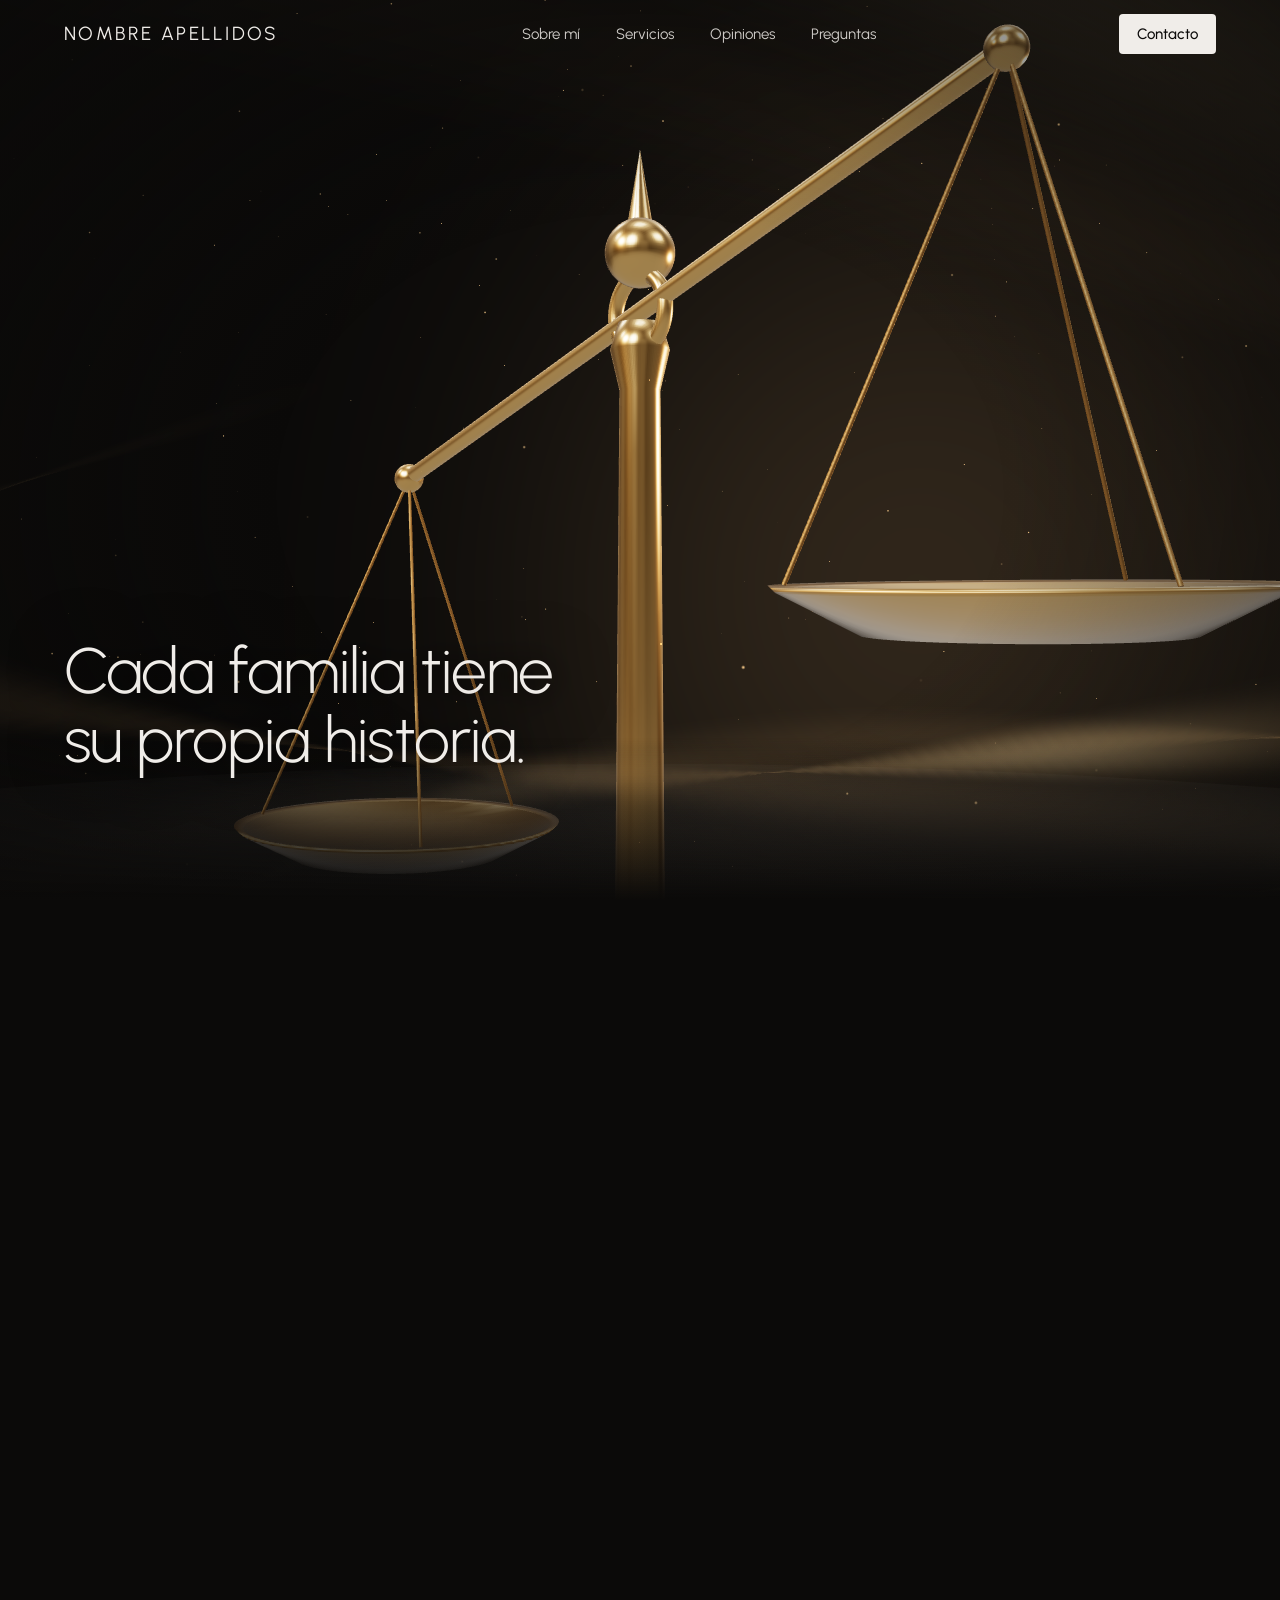
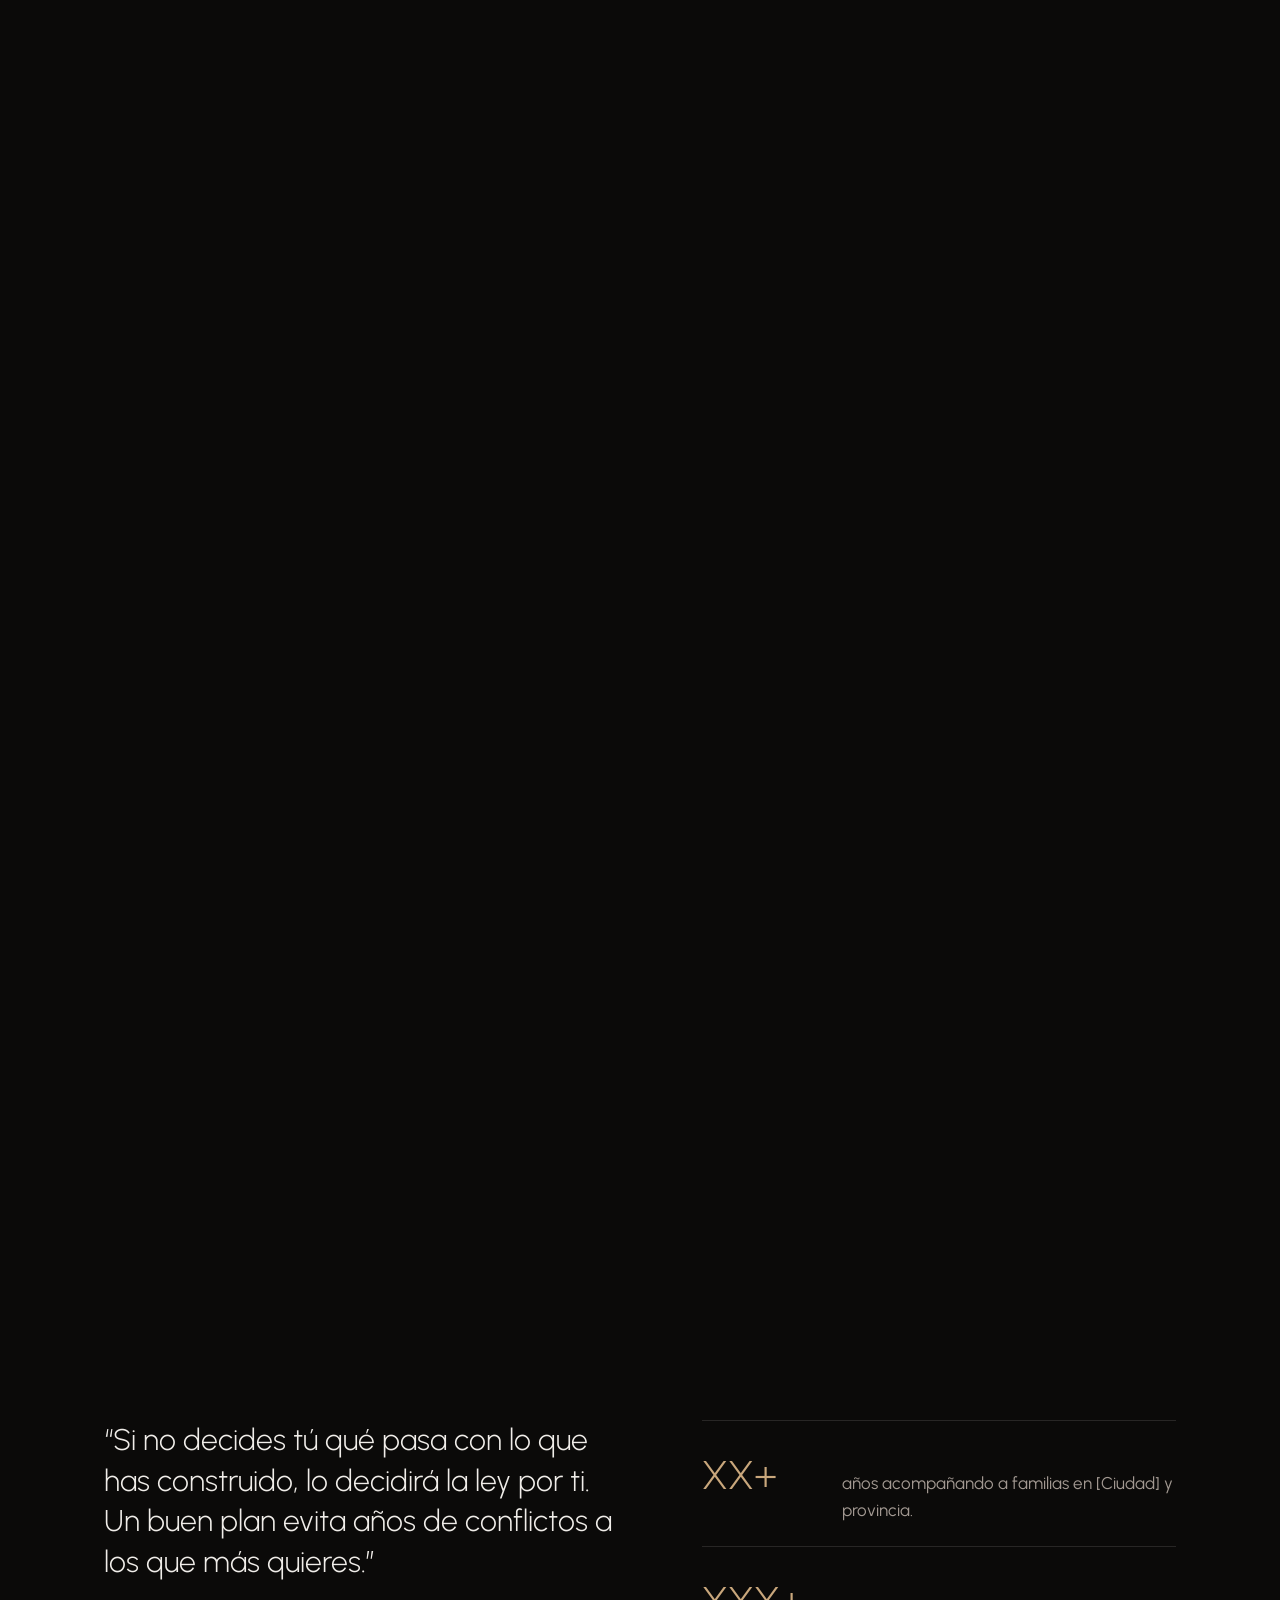
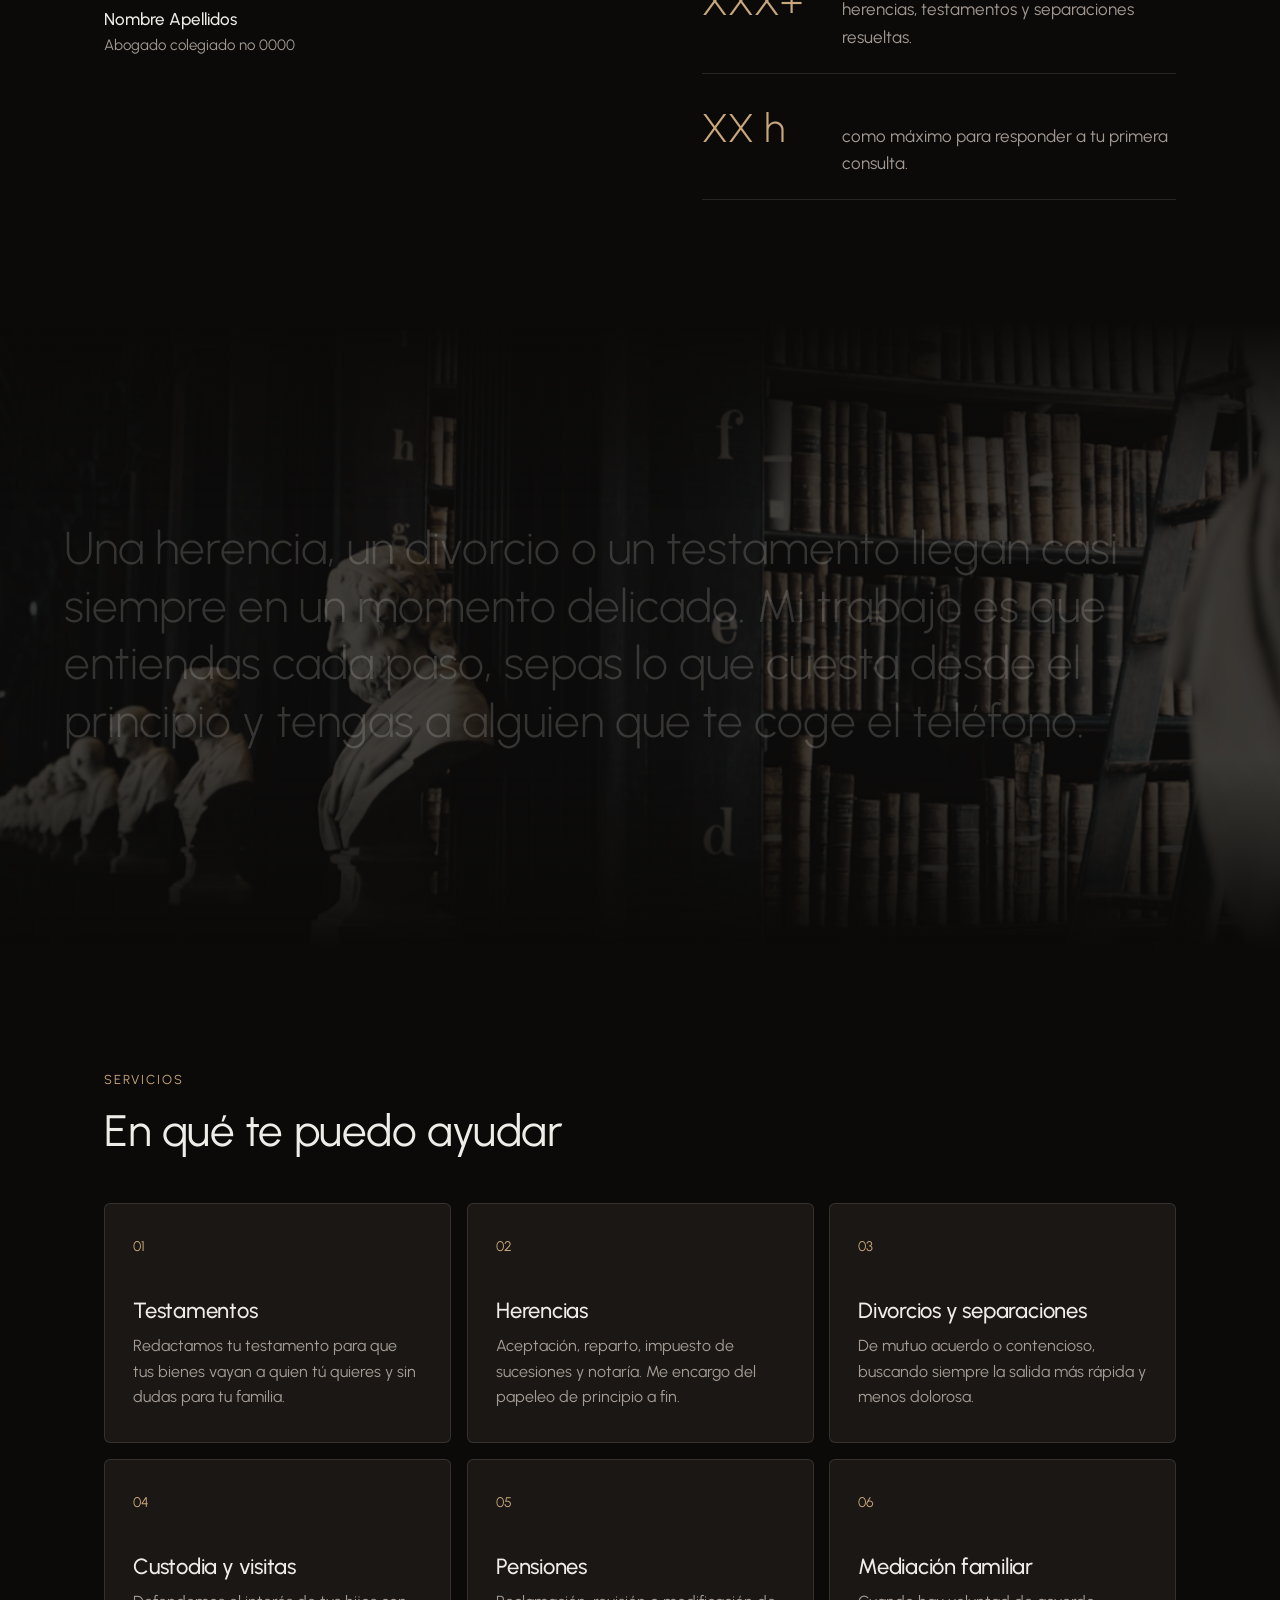
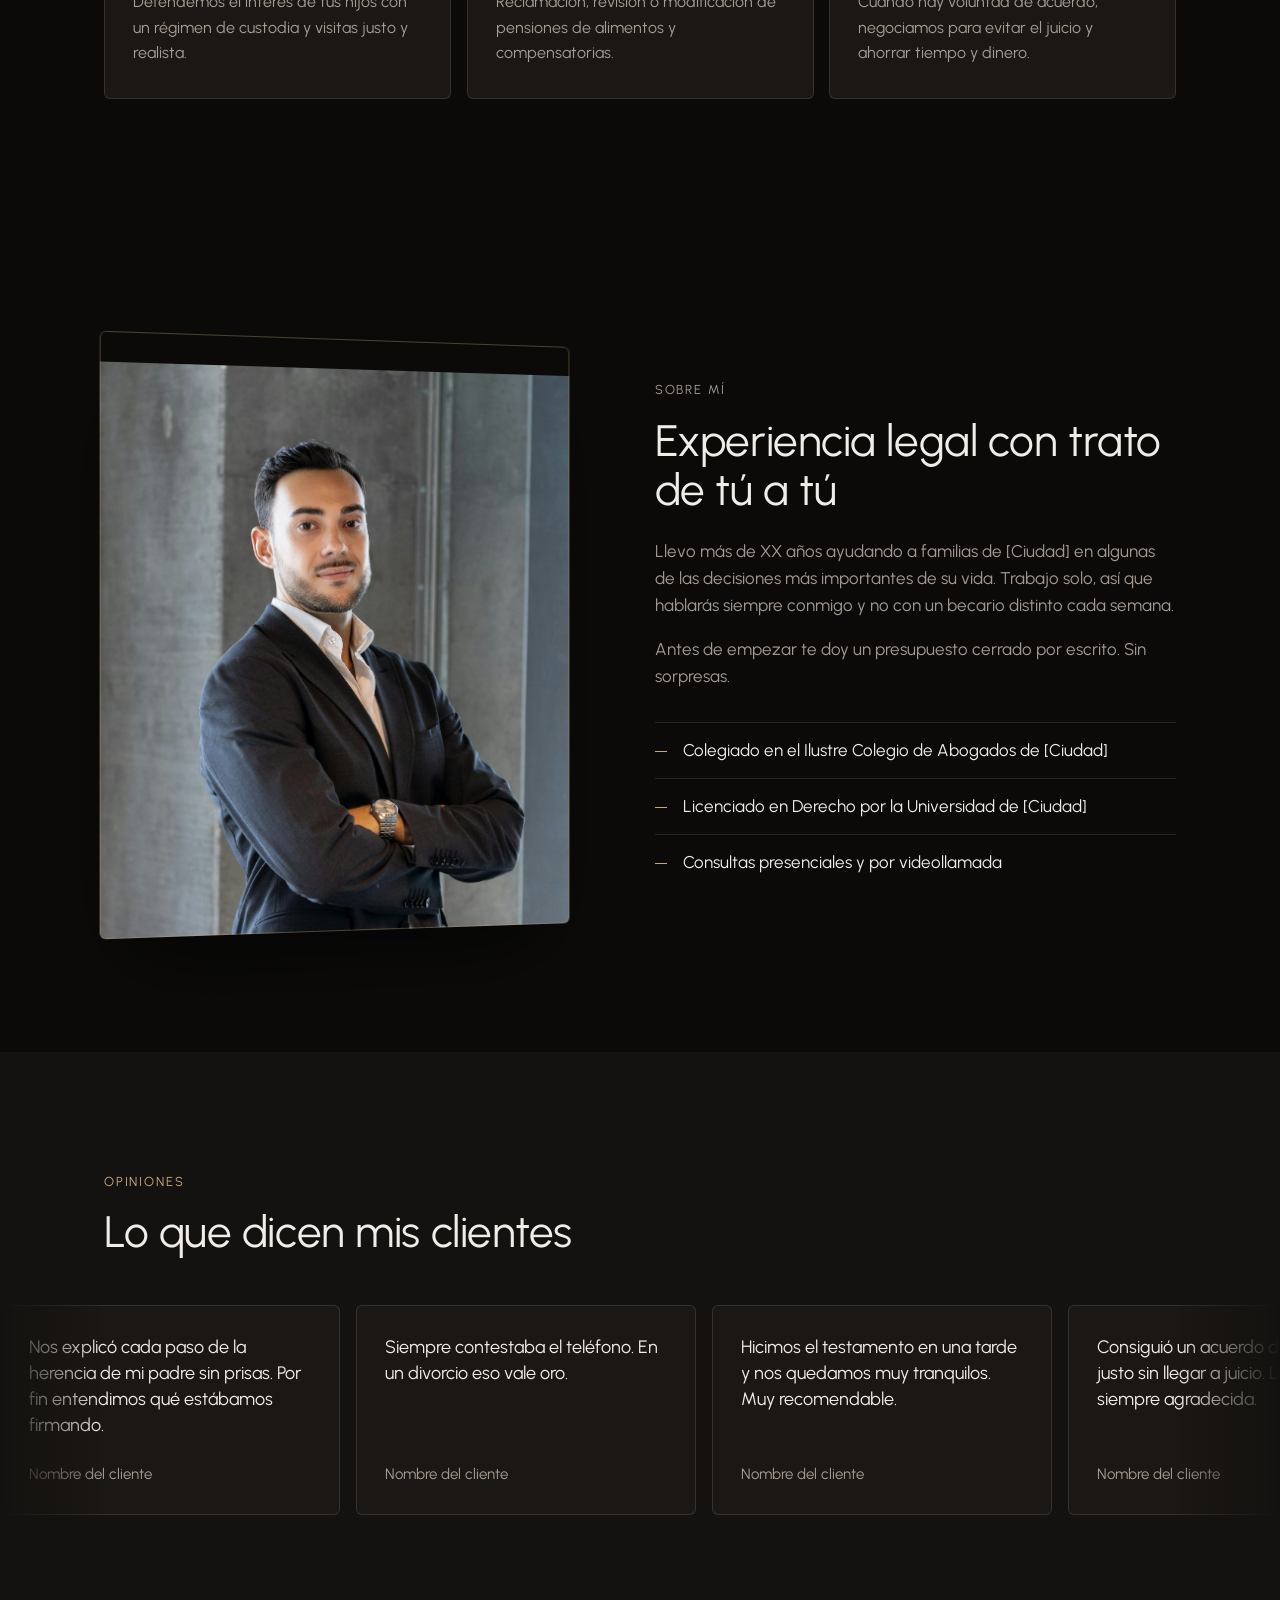
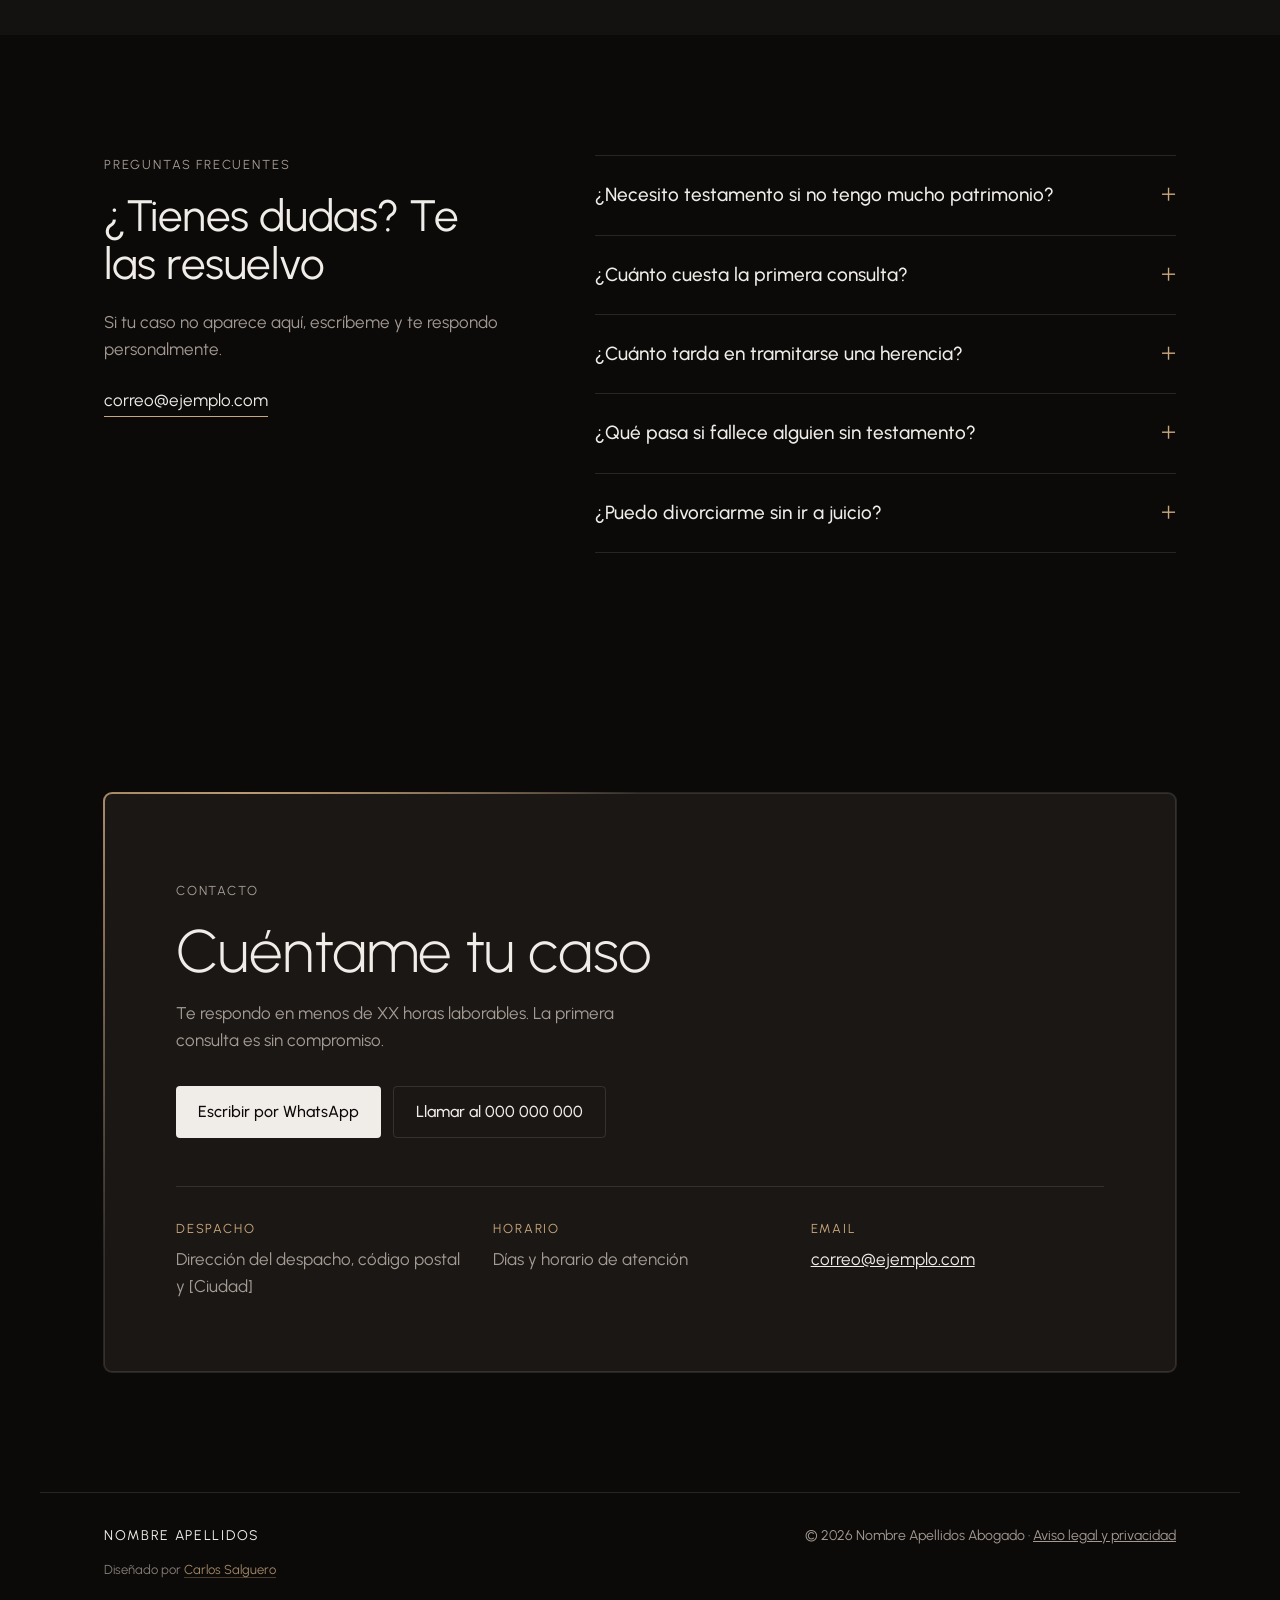
<file: index.html>
<!doctype html>
<html lang="es">
<head>
  <meta charset="utf-8">
  <meta name="viewport" content="width=device-width, initial-scale=1">
  <title>Nombre Apellidos · Abogado de familia y herencias en [Ciudad]</title>
  <meta name="description" content="Abogado de familia y herencias en [Ciudad]. Testamentos, herencias, divorcios y custodia con un trato cercano. Primera consulta sin compromiso: +34 000 000 000.">
  <link rel="canonical" href="https://ercarlo672.github.io/prototipo-abogado-3d/">
  <meta property="og:title" content="Nombre Apellidos · Abogado de familia y herencias en [Ciudad]">
  <meta property="og:description" content="Testamentos, herencias, divorcios y custodia con un trato cercano.">
  <meta property="og:url" content="https://ercarlo672.github.io/prototipo-abogado-3d/">
  <meta property="og:type" content="website">
  <meta property="og:image" content="https://ercarlo672.github.io/prototipo-abogado-3d/assets/hero.jpg">
  <meta name="theme-color" content="#0b0a09">
  <link rel="icon" href="favicon.svg?v=20261025" type="image/svg+xml">
  <link rel="preload" href="assets/fonts/urbanist.woff2" as="font" type="font/woff2" crossorigin>
  <link rel="stylesheet" href="styles.css?v=20261025d">
  <script>document.documentElement.classList.add("js")</script>
  <script type="importmap">{ "imports": { "three": "./assets/vendor/three.module.min.js" } }</script>
  <link rel="modulepreload" href="assets/vendor/three.module.min.js">
  <script type="application/ld+json">
  {
    "@context": "https://schema.org",
    "@type": "LegalService",
    "name": "Nombre Apellidos Abogado",
    "url": "https://ercarlo672.github.io/prototipo-abogado-3d/",
    "image": "https://ercarlo672.github.io/prototipo-abogado-3d/assets/hero.jpg",
    "telephone": "+34000000000",
    "email": "correo@ejemplo.com",
    "address": { "@type": "PostalAddress", "streetAddress": "Dirección del despacho", "postalCode": "00000", "addressLocality": "[Ciudad]", "addressCountry": "ES" },
    "areaServed": "[Ciudad]",
    "knowsAbout": ["Derecho de familia", "Herencias", "Testamentos", "Divorcios", "Custodia"]
  }
  </script>
</head>
<body>
  <a class="skip" href="#main">Saltar al contenido</a>

  <header class="nav" id="nav">
    <a class="nav__brand" href="./">NOMBRE APELLIDOS</a>
    <nav class="nav__links" aria-label="Principal">
      <a href="#sobre-mi">Sobre mí</a>
      <a href="#servicios">Servicios</a>
      <a href="#opiniones">Opiniones</a>
      <a href="#preguntas">Preguntas</a>
    </nav>
    <a class="btn btn--claro" href="#contacto">Contacto</a>
  </header>

  <main id="main">
    <!-- Portada en 3D: la sección mide varias pantallas y el lienzo queda fijo mientras se hace scroll -->
    <section class="escena" id="escena">
      <div class="escena__fija">
        <canvas id="lienzo" aria-hidden="true"></canvas>
        <div class="escena__velo" aria-hidden="true"></div>

        <p class="frase frase--1" data-desde="0" data-hasta="0.24">Cada familia tiene<br>su propia historia.</p>
        <p class="frase frase--2" data-desde="0.28" data-hasta="0.52">A veces, una herencia<br>o una separación lo desequilibra todo.</p>
        <p class="frase frase--3" data-desde="0.56" data-hasta="0.78">Mi trabajo es devolver<br>el equilibrio.</p>

        <div class="escena__final" data-desde="0.84" data-hasta="1">
          <p class="etiqueta">Abogado de familia y herencias · [Ciudad]</p>
          <h1>Protege a tu familia y tu patrimonio con tranquilidad</h1>
          <p class="hero__sub">Soy Nombre Apellidos. Te ayudo a ordenar tu herencia, tu testamento o tu separación con un plan claro y sin letra pequeña.</p>
          <div class="hero__acciones">
            <a class="btn btn--claro" href="#contacto">Pide una primera consulta</a>
            <p class="hero__tel">O llama al <a href="tel:+34000000000">000 000 000</a></p>
          </div>
        </div>

        <div class="escena__pista" aria-hidden="true"><span>Desliza</span><i></i></div>
      </div>
    </section>

    <section class="cita aparece">
      <blockquote>
        <p>“Si no decides tú qué pasa con lo que has construido, lo decidirá la ley por ti. Un buen plan evita años de conflictos a los que más quieres.”</p>
        <footer><strong>Nombre Apellidos</strong><span>Abogado colegiado nº 0000</span></footer>
      </blockquote>
      <ul class="datos">
        <li><strong>XX+</strong><span>años acompañando a familias en [Ciudad] y provincia.</span></li>
        <li><strong>XXX+</strong><span>herencias, testamentos y separaciones resueltas.</span></li>
        <li><strong>XX h</strong><span>como máximo para responder a tu primera consulta.</span></li>
      </ul>
    </section>

    <section class="intro">
      <img class="intro__fondo" src="assets/despacho.jpg" alt="" width="1200" height="800" loading="lazy" aria-hidden="true">
      <p>Una herencia, un divorcio o un testamento llegan casi siempre en un momento delicado. Mi trabajo es que entiendas cada paso, sepas lo que cuesta desde el principio y tengas a alguien que te coge el teléfono.</p>
    </section>

    <section class="servicios" id="servicios">
      <div class="cabecera aparece">
        <p class="etiqueta">Servicios</p>
        <h2>En qué te puedo ayudar</h2>
      </div>
      <div class="tarjetas">
        <article class="tarjeta aparece" data-inclina>
          <span class="tarjeta__num">01</span>
          <h3>Testamentos</h3>
          <p>Redactamos tu testamento para que tus bienes vayan a quien tú quieres y sin dudas para tu familia.</p>
        </article>
        <article class="tarjeta aparece" data-inclina>
          <span class="tarjeta__num">02</span>
          <h3>Herencias</h3>
          <p>Aceptación, reparto, impuesto de sucesiones y notaría. Me encargo del papeleo de principio a fin.</p>
        </article>
        <article class="tarjeta aparece" data-inclina>
          <span class="tarjeta__num">03</span>
          <h3>Divorcios y separaciones</h3>
          <p>De mutuo acuerdo o contencioso, buscando siempre la salida más rápida y menos dolorosa.</p>
        </article>
        <article class="tarjeta aparece" data-inclina>
          <span class="tarjeta__num">04</span>
          <h3>Custodia y visitas</h3>
          <p>Defendemos el interés de tus hijos con un régimen de custodia y visitas justo y realista.</p>
        </article>
        <article class="tarjeta aparece" data-inclina>
          <span class="tarjeta__num">05</span>
          <h3>Pensiones</h3>
          <p>Reclamación, revisión o modificación de pensiones de alimentos y compensatorias.</p>
        </article>
        <article class="tarjeta aparece" data-inclina>
          <span class="tarjeta__num">06</span>
          <h3>Mediación familiar</h3>
          <p>Cuando hay voluntad de acuerdo, negociamos para evitar el juicio y ahorrar tiempo y dinero.</p>
        </article>
      </div>
    </section>

    <section class="sobre" id="sobre-mi">
      <div class="sobre__marco" data-inclina><img class="sobre__foto" src="assets/hero.jpg" alt="Nombre Apellidos, abogado, con los brazos cruzados en su despacho" width="1800" height="1800" loading="lazy"></div>
      <div class="sobre__texto aparece">
        <p class="etiqueta">Sobre mí</p>
        <h2>Experiencia legal con trato de tú a tú</h2>
        <p>Llevo más de XX años ayudando a familias de [Ciudad] en algunas de las decisiones más importantes de su vida. Trabajo solo, así que hablarás siempre conmigo y no con un becario distinto cada semana.</p>
        <p>Antes de empezar te doy un presupuesto cerrado por escrito. Sin sorpresas.</p>
        <ul class="sellos">
          <li>Colegiado en el Ilustre Colegio de Abogados de [Ciudad]</li>
          <li>Licenciado en Derecho por la Universidad de [Ciudad]</li>
          <li>Consultas presenciales y por videollamada</li>
        </ul>
      </div>
    </section>

    <!-- Opiniones de ejemplo: sustituir por reseñas reales de Google antes de publicar -->
    <section class="opiniones" id="opiniones">
      <div class="cabecera aparece">
        <p class="etiqueta">Opiniones</p>
        <h2>Lo que dicen mis clientes</h2>
      </div>
      <div class="cinta" aria-label="Opiniones de clientes">
        <ul class="cinta__pista">
          <li><p>Nos explicó cada paso de la herencia de mi padre sin prisas. Por fin entendimos qué estábamos firmando.</p><span>Nombre del cliente</span></li>
          <li><p>Siempre contestaba el teléfono. En un divorcio eso vale oro.</p><span>Nombre del cliente</span></li>
          <li><p>Hicimos el testamento en una tarde y nos quedamos muy tranquilos. Muy recomendable.</p><span>Nombre del cliente</span></li>
          <li><p>Consiguió un acuerdo de custodia justo sin llegar a juicio. Le estaré siempre agradecida.</p><span>Nombre del cliente</span></li>
          <li><p>Presupuesto cerrado desde el primer día y ni un euro más. Así da gusto.</p><span>Nombre del cliente</span></li>
          <li><p>Un caso de herencia complicado entre hermanos y lo resolvió con mucha mano izquierda.</p><span>Nombre del cliente</span></li>
        </ul>
      </div>
    </section>

    <section class="preguntas" id="preguntas">
      <div class="preguntas__lado aparece">
        <p class="etiqueta">Preguntas frecuentes</p>
        <h2>¿Tienes dudas? Te las resuelvo</h2>
        <p>Si tu caso no aparece aquí, escríbeme y te respondo personalmente.</p>
        <a class="preguntas__email" href="mailto:correo@ejemplo.com">correo@ejemplo.com</a>
      </div>
      <div class="acordeon aparece">
        <details>
          <summary>¿Necesito testamento si no tengo mucho patrimonio?</summary>
          <p>Sí. Un testamento no es solo dinero: también sirve para nombrar tutor para tus hijos y evitar que tu familia tenga que hacer una declaración de herederos, que es más lenta y cara.</p>
        </details>
        <details>
          <summary>¿Cuánto cuesta la primera consulta?</summary>
          <p>La primera conversación para entender tu caso es sin compromiso. Si seguimos adelante, te doy un presupuesto cerrado por escrito antes de empezar.</p>
        </details>
        <details>
          <summary>¿Cuánto tarda en tramitarse una herencia?</summary>
          <p>Si los herederos están de acuerdo y la documentación está en orden, suele cerrarse en dos o tres meses. Recuerda que el impuesto de sucesiones tiene un plazo de seis meses desde el fallecimiento.</p>
        </details>
        <details>
          <summary>¿Qué pasa si fallece alguien sin testamento?</summary>
          <p>La ley decide quién hereda y en qué proporción. Hay que hacer una declaración de herederos ante notario o juzgado antes de poder repartir los bienes.</p>
        </details>
        <details>
          <summary>¿Puedo divorciarme sin ir a juicio?</summary>
          <p>Sí, si hay acuerdo. Un divorcio de mutuo acuerdo es más rápido, más barato y, sobre todo, menos duro para todos, especialmente si hay hijos.</p>
        </details>
      </div>
    </section>

    <section class="contacto" id="contacto">
      <div class="contacto__caja aparece" data-inclina="suave">
        <p class="etiqueta">Contacto</p>
        <h2>Cuéntame tu caso</h2>
        <p>Te respondo en menos de XX horas laborables. La primera consulta es sin compromiso.</p>
        <div class="contacto__acciones">
          <a class="btn btn--claro" href="https://wa.me/34000000000?text=Hola%2C%20quer%C3%ADa%20consultarte%20un%20caso" target="_blank" rel="noopener">Escribir por WhatsApp</a>
          <a class="btn btn--linea" href="tel:+34000000000">Llamar al 000 000 000</a>
        </div>
        <dl class="contacto__datos">
          <div><dt>Despacho</dt><dd>Dirección del despacho, código postal y [Ciudad]</dd></div>
          <div><dt>Horario</dt><dd>Días y horario de atención</dd></div>
          <div><dt>Email</dt><dd><a href="mailto:correo@ejemplo.com">correo@ejemplo.com</a></dd></div>
        </dl>
      </div>
    </section>
  </main>

  <footer class="pie">
    <span class="pie__marca">NOMBRE APELLIDOS</span>
    <p>&copy; 2026 Nombre Apellidos Abogado · <a href="legal.html">Aviso legal y privacidad</a></p>
    <p class="pie__autor">Diseñado por <a href="https://ercarlo672.github.io/" target="_blank" rel="noopener">Carlos Salguero</a></p>
  </footer>

  <script src="assets/vendor/lenis.min.js" defer></script>
  <script src="app.js?v=20261025b" defer></script>
  <script type="module" src="escena.js?v=20261025b"></script>
</body>
</html>
</file>
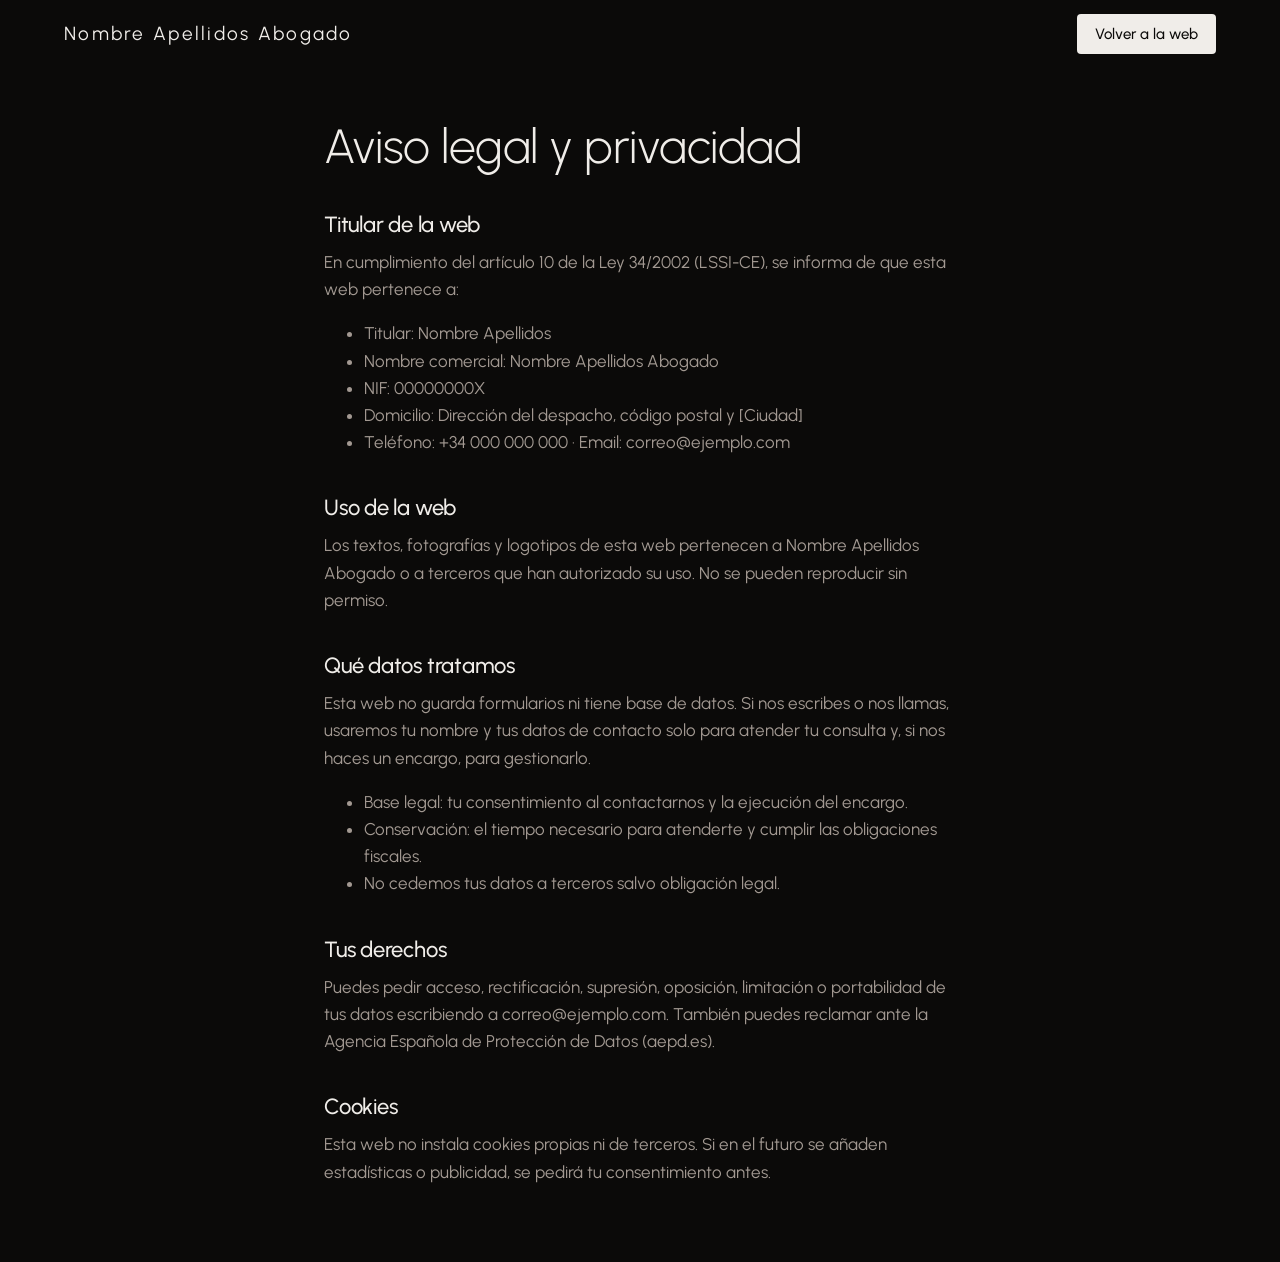
<file: legal.html>
<!doctype html>
<html lang="es">
<head>
  <meta charset="utf-8">
  <meta name="viewport" content="width=device-width, initial-scale=1">
  <title>Aviso legal y privacidad · Nombre Apellidos Abogado</title>
  <meta name="robots" content="noindex, follow">
  <link rel="icon" href="favicon.svg?v=20261025" type="image/svg+xml">
  <link rel="stylesheet" href="styles.css?v=20261025">
</head>
<body>
  <header class="nav">
    <a class="nav__brand" href="./">Nombre Apellidos Abogado</a>
    <a class="btn" href="./">Volver a la web</a>
  </header>

  <main id="main" class="legal">
    <h1>Aviso legal y privacidad</h1>

    <h2>Titular de la web</h2>
    <p>En cumplimiento del artículo 10 de la Ley 34/2002 (LSSI-CE), se informa de que esta web pertenece a:</p>
    <ul>
      <li>Titular: Nombre Apellidos</li>
      <li>Nombre comercial: Nombre Apellidos Abogado</li>
      <li>NIF: 00000000X</li>
      <li>Domicilio: Dirección del despacho, código postal y [Ciudad]</li>
      <li>Teléfono: +34 000 000 000 · Email: correo@ejemplo.com</li>
    </ul>

    <h2>Uso de la web</h2>
    <p>Los textos, fotografías y logotipos de esta web pertenecen a Nombre Apellidos Abogado o a terceros que han autorizado su uso. No se pueden reproducir sin permiso.</p>

    <h2>Qué datos tratamos</h2>
    <p>Esta web no guarda formularios ni tiene base de datos. Si nos escribes o nos llamas, usaremos tu nombre y tus datos de contacto solo para atender tu consulta y, si nos haces un encargo, para gestionarlo.</p>
    <ul>
      <li>Base legal: tu consentimiento al contactarnos y la ejecución del encargo.</li>
      <li>Conservación: el tiempo necesario para atenderte y cumplir las obligaciones fiscales.</li>
      <li>No cedemos tus datos a terceros salvo obligación legal.</li>
    </ul>

    <h2>Tus derechos</h2>
    <p>Puedes pedir acceso, rectificación, supresión, oposición, limitación o portabilidad de tus datos escribiendo a correo@ejemplo.com. También puedes reclamar ante la Agencia Española de Protección de Datos (aepd.es).</p>

    <h2 id="cookies">Cookies</h2>
    <p>Esta web no instala cookies propias ni de terceros. Si en el futuro se añaden estadísticas o publicidad, se pedirá tu consentimiento antes.</p>
  </main>
</body>
</html>
</file>
<file: styles.css>
/* Álvaro Ríos Abogado: oscuro y cálido, inspirado en la plantilla Solo Lawyers */
@font-face {
  font-family: "Urbanist";
  src: url("assets/fonts/urbanist.woff2") format("woff2");
  font-weight: 300 600;
  font-display: swap;
}

:root {
  --fondo: #0b0a09;
  --fondo-2: #141210;
  --tarjeta: #1a1714;
  --linea: rgba(240, 237, 233, .12);
  --tinta: #f0ede9;
  --suave: rgba(196, 186, 177, .82);
  --acento: #c9a77c;
  --gutter: clamp(16px, 5vw, 64px);
  --ancho: 1200px;
}

*, *::before, *::after { box-sizing: border-box; }
html { scroll-behavior: smooth; scroll-padding-top: 80px; }
body { margin: 0; font: 400 17px/1.6 "Urbanist", system-ui, sans-serif; color: var(--tinta); background: var(--fondo); -webkit-font-smoothing: antialiased; }
a { color: inherit; }
img { max-width: 100%; height: auto; display: block; }
h1, h2, h3 { font-weight: 400; line-height: 1.1; margin: 0; letter-spacing: -.01em; }
h2 { font-size: clamp(30px, 4vw, 44px); }
p { margin: 0; }
:focus-visible { outline: 2px solid var(--acento); outline-offset: 3px; }

.skip { position: absolute; left: -999px; }
.skip:focus { left: 16px; top: 16px; background: var(--tinta); color: var(--fondo); padding: 8px 12px; z-index: 50; }

.etiqueta { font-size: 13px; letter-spacing: .14em; text-transform: uppercase; color: var(--acento); margin-bottom: 16px; }

/* Botones */
.btn { display: inline-flex; align-items: center; justify-content: center; min-height: 46px; padding: 12px 22px; border-radius: 4px; background: var(--tinta); color: var(--fondo); text-decoration: none; font-weight: 500; font-size: 16px; transition: background .2s, color .2s; }
.btn--claro:hover { background: #fff; }
.btn--linea { background: transparent; color: var(--tinta); border: 1px solid var(--linea); }
.btn--linea:hover { border-color: var(--tinta); }

/* Cabecera */
.nav { position: fixed; inset: 0 0 auto; z-index: 20; display: flex; align-items: center; justify-content: space-between; gap: 24px; padding: 14px var(--gutter); transition: background .3s, backdrop-filter .3s; }
.nav.is-fija { background: rgba(11, 10, 9, .82); backdrop-filter: blur(12px); -webkit-backdrop-filter: blur(12px); border-bottom: 1px solid var(--linea); }
.nav__brand { font-size: 19px; letter-spacing: .12em; text-decoration: none; }
.nav__links { display: flex; gap: 36px; }
.nav__links a { text-decoration: none; font-size: 15px; opacity: .85; }
.nav__links a:hover { opacity: 1; }
.nav .btn { min-height: 40px; padding: 8px 18px; font-size: 15px; }

/* Portada 3D: 500 % de alto, el lienzo queda fijo y el scroll mueve la cámara */
.escena { position: relative; height: 500vh; height: 500svh; }
.escena__fija { position: sticky; top: 0; height: 100vh; height: 100svh; overflow: hidden; perspective: 900px; }
#lienzo { position: absolute; inset: 0; width: 100%; height: 100%; display: block; }
.escena__velo { position: absolute; inset: 0; pointer-events: none; background: radial-gradient(ellipse at 50% 55%, transparent 40%, rgba(11,10,9,.7) 100%), linear-gradient(0deg, var(--fondo) 0%, transparent 18%); }
.frase { position: absolute; left: var(--gutter); bottom: clamp(64px, 14vh, 140px); max-width: 16ch; font-size: clamp(32px, 5vw, 64px); font-weight: 300; line-height: 1.08; letter-spacing: -.015em; opacity: 0; will-change: opacity, transform; transform-origin: 50% 100%; text-shadow: 0 2px 30px rgba(11,10,9,.9), 0 0 60px rgba(11,10,9,.6); pointer-events: none; }
.frase--2 { left: auto; right: var(--gutter); text-align: right; max-width: 18ch; }
.frase--3 { bottom: auto; top: 22vh; }
.frase.is-activa { color: var(--tinta); }
.escena__final { position: absolute; left: 0; right: 0; bottom: 0; max-width: var(--ancho); margin: 0 auto; padding: 0 var(--gutter) clamp(48px, 10vh, 110px); opacity: 0; will-change: opacity, transform; transform-origin: 0 100%; pointer-events: none; }
.escena__final.is-activa { pointer-events: auto; }
.escena__final h1 { font-size: clamp(38px, 6vw, 74px); font-weight: 300; max-width: 13ch; text-shadow: 0 2px 40px rgba(11,10,9,.85); }
.hero__sub { max-width: 46ch; margin-top: 20px; font-size: clamp(17px, 1.6vw, 19px); color: var(--suave); }
.hero__acciones { display: flex; flex-wrap: wrap; align-items: center; gap: 16px 24px; margin-top: 32px; }
.hero__tel { color: var(--suave); }
.hero__tel a { color: var(--tinta); text-decoration: none; border-bottom: 1px solid var(--linea); }
.escena__pista { position: absolute; left: 50%; bottom: 28px; transform: translateX(-50%); display: grid; justify-items: center; gap: 10px; font-size: 12px; letter-spacing: .2em; text-transform: uppercase; color: var(--suave); }
.escena__pista i { width: 1px; height: 44px; background: linear-gradient(var(--acento), transparent); animation: pista 2s ease-in-out infinite; transform-origin: top; }
@keyframes pista { 0% { transform: scaleY(0); } 50% { transform: scaleY(1); } 100% { transform: scaleY(1); opacity: 0; } }

/* Sin JS, sin WebGL o con movimiento reducido: portada fija legible */
html:not(.js) .escena, .escena.sin-3d { height: auto; }
html:not(.js) .escena__fija, .escena.sin-3d .escena__fija { position: relative; height: auto; min-height: 100svh; display: flex; align-items: flex-end; background: radial-gradient(ellipse at 70% 30%, rgba(201,167,124,.25), transparent 55%), var(--fondo); }
html:not(.js) .escena__final, .escena.sin-3d .escena__final { position: relative; opacity: 1 !important; transform: none !important; pointer-events: auto; padding-top: 140px; }
html:not(.js) .frase, html:not(.js) .escena__pista, .escena.sin-3d .frase, .escena.sin-3d .escena__pista { display: none; }

/* Cita y datos */
.cita, .intro, .servicios, .sobre, .opiniones, .preguntas, .contacto { max-width: var(--ancho); margin: 0 auto; padding: clamp(64px, 10vw, 120px) var(--gutter); }
.cita { display: grid; grid-template-columns: 1.1fr 1fr; gap: clamp(40px, 6vw, 96px); align-items: start; }
.cita blockquote { margin: 0; }
.cita blockquote p { font-size: clamp(22px, 2.4vw, 30px); line-height: 1.35; font-weight: 300; }
.cita footer { display: flex; flex-direction: column; margin-top: 24px; }
.cita footer strong { font-weight: 500; }
.cita footer span { color: var(--suave); font-size: 15px; }
.datos { list-style: none; margin: 0; padding: 0; display: grid; gap: 0; }
.datos li { display: grid; grid-template-columns: 120px 1fr; gap: 20px; align-items: baseline; padding: 22px 0; border-top: 1px solid var(--linea); }
.datos li:last-child { border-bottom: 1px solid var(--linea); }
.datos strong { font-size: 40px; font-weight: 300; color: var(--acento); }
.datos span { color: var(--suave); }

.intro { position: relative; max-width: none; overflow: hidden; padding: clamp(96px, 16vw, 200px) var(--gutter); }
.intro__fondo { position: absolute; inset: -15% 0; width: 100%; height: 130%; object-fit: cover; opacity: .22; filter: grayscale(.4) sepia(.3); will-change: transform; }
.intro::after { content: ""; position: absolute; inset: 0; background: linear-gradient(var(--fondo), transparent 30%, transparent 70%, var(--fondo)); }
.intro p { position: relative; z-index: 1; max-width: var(--ancho); margin: 0 auto; font-size: clamp(26px, 3.6vw, 46px); line-height: 1.25; font-weight: 300; }
.intro p span { display: inline; color: rgba(240, 237, 233, .18); transition: color .4s; }
.intro p span.is-leida { color: var(--tinta); }

/* Efectos 3D comunes */
.titulo-3d { perspective: 700px; }
.titulo-3d .palabra { display: inline-block; transform-origin: 50% 100%; }
.js .titulo-3d .palabra { opacity: 0; transform: translateY(.6em) rotateX(-75deg); transition: opacity .7s ease, transform .9s cubic-bezier(.2, .8, .2, 1); transition-delay: calc(var(--i) * 45ms); }
.js .titulo-3d.is-visible .palabra { opacity: 1; transform: none; }
[data-inclina] { transform-style: preserve-3d; will-change: transform; }
.tarjeta[data-inclina] { position: relative; overflow: hidden; }
.tarjeta[data-inclina]::after { content: ""; position: absolute; inset: 0; pointer-events: none; opacity: 0; transition: opacity .3s; background: radial-gradient(420px circle at var(--mx, 50%) var(--my, 50%), rgba(201, 167, 124, .16), transparent 45%); }
.tarjeta[data-inclina]:hover::after { opacity: 1; }
.tarjeta h3, .tarjeta p { transform: translateZ(30px); }
.tarjeta__num { transform: translateZ(18px); }

/* Servicios */
.cabecera { margin-bottom: 48px; }
.tarjetas { display: grid; grid-template-columns: repeat(3, 1fr); gap: 16px; }
.tarjeta { background: var(--tarjeta); border: 1px solid var(--linea); border-radius: 6px; padding: 32px 28px; min-height: 240px; display: flex; flex-direction: column; transition: border-color .25s, transform .25s; }
.tarjeta:hover { border-color: rgba(201, 167, 124, .5); transform: translateY(-3px); }
.tarjeta__num { font-size: 14px; color: var(--acento); margin-bottom: auto; padding-bottom: 40px; }
.tarjeta h3 { font-size: 22px; font-weight: 500; margin-bottom: 10px; }
.tarjeta p { color: var(--suave); font-size: 16px; }

/* Sobre mí */
.sobre { display: grid; grid-template-columns: 1fr 1.1fr; gap: clamp(40px, 6vw, 96px); align-items: center; }
.sobre__marco { position: relative; border-radius: 6px; overflow: hidden; aspect-ratio: 4 / 5; box-shadow: 0 40px 80px -30px rgba(0, 0, 0, .8); }
.sobre__marco::after { content: ""; position: absolute; inset: 0; border: 1px solid rgba(201, 167, 124, .35); border-radius: inherit; pointer-events: none; }
.sobre__foto { width: 100%; height: 115%; object-fit: cover; object-position: 50% 20%; filter: grayscale(.2); will-change: transform; }
.sobre__texto h2 { margin-bottom: 24px; }
.sobre__texto > p { color: var(--suave); margin-bottom: 16px; max-width: 52ch; }
.sellos { list-style: none; padding: 0; margin: 32px 0 0; }
.sellos li { padding: 14px 0 14px 28px; border-top: 1px solid var(--linea); position: relative; }
.sellos li::before { content: ""; position: absolute; left: 0; top: 50%; width: 12px; height: 1px; background: var(--acento); }

/* Opiniones en cinta */
.opiniones { max-width: none; padding-left: 0; padding-right: 0; background: var(--fondo-2); }
.opiniones .cabecera { max-width: var(--ancho); margin: 0 auto 48px; padding: 0 var(--gutter); }
.cinta { overflow: hidden; -webkit-mask-image: linear-gradient(90deg, transparent, #000 8%, #000 92%, transparent); mask-image: linear-gradient(90deg, transparent, #000 8%, #000 92%, transparent); }
.cinta__pista { list-style: none; margin: 0; padding: 0; display: flex; gap: 16px; width: max-content; animation: cinta 50s linear infinite; }
.cinta:hover .cinta__pista { animation-play-state: paused; }
.cinta__pista li { width: 340px; flex: none; background: var(--tarjeta); border: 1px solid var(--linea); border-radius: 6px; padding: 28px; display: flex; flex-direction: column; justify-content: space-between; gap: 24px; }
.cinta__pista p { font-size: 18px; line-height: 1.45; }
.cinta__pista span { color: var(--suave); font-size: 15px; }
@keyframes cinta { to { transform: translateX(calc(-50% - 8px)); } }

/* Preguntas */
.preguntas { display: grid; grid-template-columns: 1fr 1.4fr; gap: clamp(40px, 6vw, 96px); align-items: start; }
.preguntas__lado h2 { margin-bottom: 20px; }
.preguntas__lado p { color: var(--suave); }
.preguntas__email { display: inline-block; margin-top: 24px; text-decoration: none; border-bottom: 1px solid var(--acento); padding-bottom: 2px; }
.acordeon details { border-top: 1px solid var(--linea); }
.acordeon details:last-child { border-bottom: 1px solid var(--linea); }
.acordeon summary { list-style: none; cursor: pointer; display: flex; justify-content: space-between; gap: 24px; padding: 24px 0; font-size: 19px; font-weight: 500; }
.acordeon summary::-webkit-details-marker { display: none; }
.acordeon summary::after { content: "+"; font-size: 26px; line-height: 1; font-weight: 300; color: var(--acento); transition: transform .25s; }
.acordeon details[open] summary::after { transform: rotate(45deg); }
.acordeon details p { color: var(--suave); padding-bottom: 24px; max-width: 60ch; }

/* Contacto */
.contacto__caja { position: relative; background: var(--tarjeta); border-radius: 8px; padding: clamp(32px, 6vw, 72px); isolation: isolate; }
.contacto__caja::before { content: ""; position: absolute; inset: -1px; z-index: -1; border-radius: 9px; background: conic-gradient(from var(--giro, 0deg), transparent 0 70%, rgba(201, 167, 124, .9) 85%, transparent 100%), var(--linea); animation: borde 6s linear infinite; }
.contacto__caja::after { content: ""; position: absolute; inset: 1px; z-index: -1; border-radius: 7px; background: var(--tarjeta); }
@property --giro { syntax: "<angle>"; initial-value: 0deg; inherits: false; }
@keyframes borde { to { --giro: 360deg; } }
.contacto__caja h2 { font-size: clamp(34px, 5vw, 60px); font-weight: 300; }
.contacto__caja > p { color: var(--suave); margin-top: 16px; max-width: 48ch; }
.contacto__acciones { display: flex; flex-wrap: wrap; gap: 12px; margin-top: 32px; }
.contacto__datos { display: grid; grid-template-columns: repeat(3, 1fr); gap: 24px; margin: 48px 0 0; padding-top: 32px; border-top: 1px solid var(--linea); }
.contacto__datos dt { font-size: 13px; letter-spacing: .14em; text-transform: uppercase; color: var(--acento); margin-bottom: 6px; }
.contacto__datos dd { margin: 0; color: var(--suave); }
.contacto__datos a { color: var(--tinta); }

/* Pie */
.pie { max-width: var(--ancho); margin: 0 auto; padding: 32px var(--gutter) 48px; display: flex; flex-wrap: wrap; justify-content: space-between; gap: 12px; color: var(--suave); font-size: 14px; border-top: 1px solid var(--linea); }
.pie__marca { letter-spacing: .12em; color: var(--tinta); }
.pie__autor { flex-basis: 100%; font-size: 13px; opacity: .8; }
.pie__autor a { color: var(--acento); text-decoration: none; border-bottom: 1px solid rgba(201, 167, 124, .4); }
.pie__autor a:hover { border-color: var(--acento); }

/* Páginas legal y 404 */
.legal { max-width: 760px; margin: 0 auto; padding: 120px var(--gutter) 64px; }
.legal h1 { font-size: clamp(32px, 5vw, 48px); font-weight: 300; margin-bottom: 24px; }
.legal h2 { font-size: 22px; font-weight: 500; margin: 40px 0 12px; }
.legal p, .legal li { color: var(--suave); }
.legal p { margin-bottom: 12px; }
.nf { min-height: 100vh; display: grid; place-content: center; justify-items: center; gap: 16px; text-align: center; padding: 24px; }
.nf h1 { font-size: 96px; font-weight: 300; }
.nf p { color: var(--suave); }

/* Aparición al hacer scroll (solo si hay JS) */
.js .aparece { opacity: 0; transform: translateY(24px); transition: opacity .8s ease, transform .8s ease; }
.js .aparece.is-visible { opacity: 1; transform: none; }

/* Lenis: scroll suave */
html.lenis, html.lenis body { height: auto; }
.lenis.lenis-smooth { scroll-behavior: auto !important; }

@media (max-width: 760px) {
  .escena { height: 420svh; }
  .frase, .frase--2 { left: var(--gutter); right: var(--gutter); text-align: left; max-width: none; font-size: clamp(30px, 8.5vw, 40px); bottom: 18vh; }
  .frase--3 { top: auto; }
  .escena__velo { background: linear-gradient(0deg, var(--fondo) 0%, rgba(11,10,9,.55) 40%, transparent 70%); }
}
@media (max-width: 960px) {
  .nav__links { display: none; }
  .tarjetas { grid-template-columns: repeat(2, 1fr); }
  .cita, .sobre, .preguntas { grid-template-columns: 1fr; }
  .sobre__foto { max-width: 520px; }
}
@media (max-width: 600px) {
  body { font-size: 16px; }
  .tarjetas { grid-template-columns: 1fr; }
  .tarjeta { min-height: 0; }
  .tarjeta__num { padding-bottom: 24px; }
  .datos li { grid-template-columns: 90px 1fr; }
  .datos strong { font-size: 32px; }
  .contacto__datos { grid-template-columns: 1fr; }
  .contacto__acciones .btn { width: 100%; }
  .cinta__pista li { width: 280px; }
}
@media (prefers-reduced-motion: reduce) {
  html { scroll-behavior: auto; }
  .cinta__pista { animation: none; flex-wrap: wrap; width: auto; padding: 0 var(--gutter); }
  .cinta { -webkit-mask-image: none; mask-image: none; }
  .js .aparece { opacity: 1; transform: none; transition: none; }
  .js .titulo-3d .palabra { opacity: 1; transform: none; transition: none; }
  .intro p span { color: var(--tinta); }
  .contacto__caja::before { animation: none; }
  .escena { height: auto; }
  .escena__fija { height: 100svh; position: relative; }
  .frase, .escena__pista { display: none; }
  .escena__final { opacity: 1 !important; transform: none !important; pointer-events: auto; }
}
</file>
